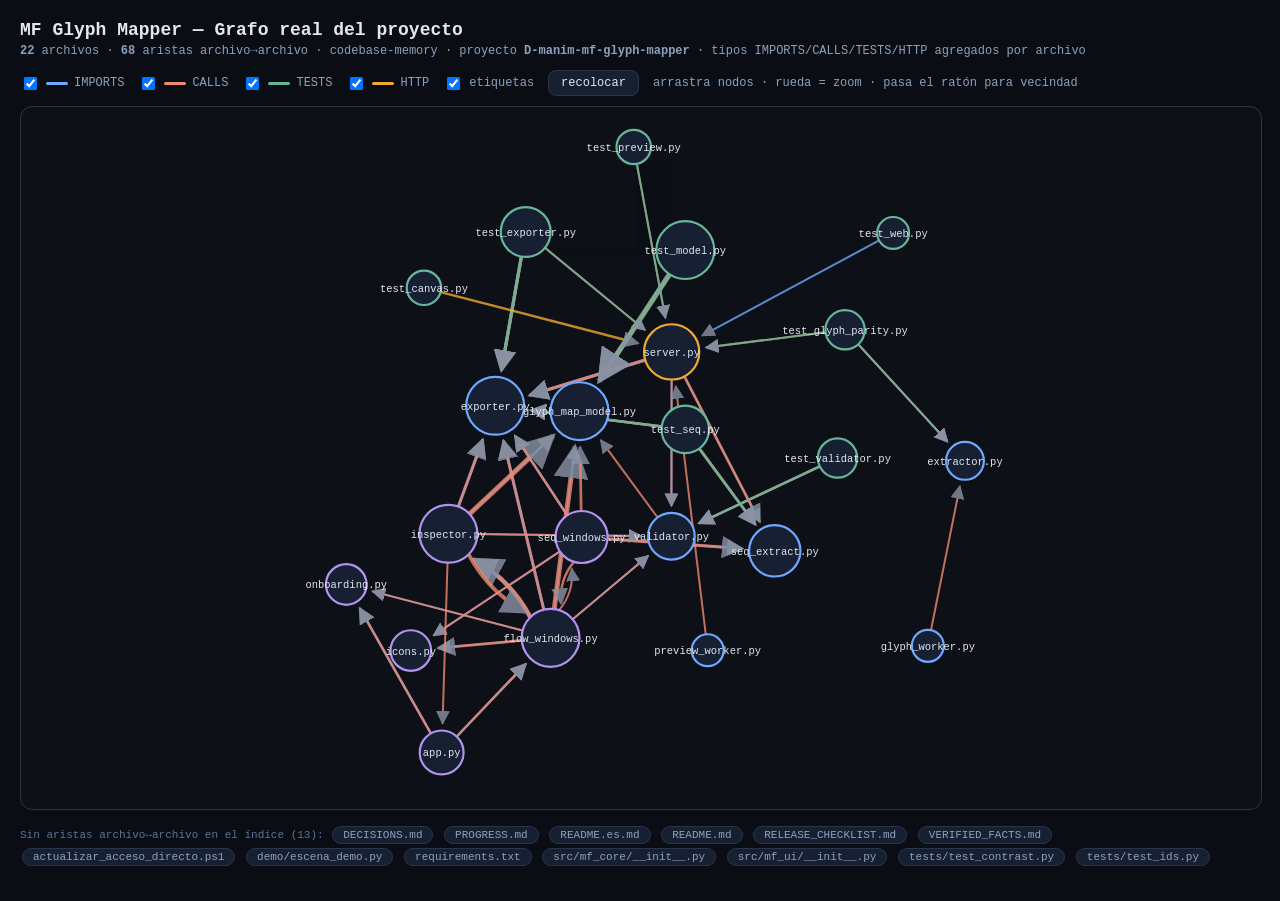
<file: docs/grafo-nodos.html>
<!DOCTYPE html>
<html lang="es">
<head>
<meta charset="utf-8">
<meta name="viewport" content="width=device-width, initial-scale=1">
<title>MF Glyph Mapper — Grafo real del proyecto</title>
<style>
body{margin:0;background:#0a0d13;color:#e2e8f0;font-family:monospace;padding:20px}
h1{font-size:18px;margin:0 0 4px}p.meta{color:#8ca2bd;font-size:12px;margin:0 0 12px}
#bar{display:flex;gap:14px;align-items:center;font-size:12px;color:#8ca2bd;margin:0 0 10px;flex-wrap:wrap}
#bar label{cursor:pointer;display:flex;gap:6px;align-items:center}
.sw{display:inline-block;width:22px;height:3px;border-radius:2px}
button{background:#162032;color:#e2e8f0;border:1px solid #2a3648;border-radius:8px;padding:5px 12px;font-family:monospace;font-size:12px;cursor:pointer}
button:hover{border-color:#6ea8ff}
#stage{width:100%;height:78vh;background:#0d1117;border:1px solid #2a3648;border-radius:12px;touch-action:none;cursor:grab}
#tip{position:fixed;pointer-events:none;background:#162032;border:1px solid #2a3648;border-radius:8px;padding:8px 10px;font-size:11px;display:none;max-width:320px;z-index:10}
.note{color:#5b7496;font-size:11px;margin-top:10px}
.chip{display:inline-block;background:#162032;border:1px solid #2a3648;border-radius:20px;padding:2px 10px;margin:2px;font-size:11px;color:#8ca2bd}
</style>
</head>
<body>
<h1>MF Glyph Mapper — Grafo real del proyecto</h1>
<p class="meta" id="meta"></p>
<div id="bar">
<label><input type="checkbox" id="f-imp" checked><span class="sw" style="background:#6ea8ff"></span>IMPORTS</label>
<label><input type="checkbox" id="f-calls" checked><span class="sw" style="background:#f0886f"></span>CALLS</label>
<label><input type="checkbox" id="f-test" checked><span class="sw" style="background:#68b699"></span>TESTS</label>
<label><input type="checkbox" id="f-http" checked><span class="sw" style="background:#f0a832"></span>HTTP</label>
<label><input type="checkbox" id="f-lab" checked>etiquetas</label>
<button id="reset">recolocar</button>
<span id="hint">arrastra nodos · rueda = zoom · pasa el ratón para vecindad</span>
</div>
<svg id="stage" role="img" aria-label="Grafo de archivos del proyecto"></svg>
<div id="tip"></div>
<p class="note" id="iso"></p>
<script>
const DATA = {"nodes": [{"id": "src/mf_core/exporter.py", "label": "exporter.py", "group": "core"}, {"id": "src/mf_core/extractor.py", "label": "extractor.py", "group": "core"}, {"id": "src/mf_core/glyph_map_model.py", "label": "glyph_map_model.py", "group": "core"}, {"id": "src/mf_core/glyph_worker.py", "label": "glyph_worker.py", "group": "core"}, {"id": "src/mf_core/preview_worker.py", "label": "preview_worker.py", "group": "core"}, {"id": "src/mf_core/seq_extract.py", "label": "seq_extract.py", "group": "core"}, {"id": "src/mf_core/validator.py", "label": "validator.py", "group": "core"}, {"id": "src/mf_ui/app.py", "label": "app.py", "group": "ui"}, {"id": "src/mf_ui/flow_windows.py", "label": "flow_windows.py", "group": "ui"}, {"id": "src/mf_ui/icons.py", "label": "icons.py", "group": "ui"}, {"id": "src/mf_ui/inspector.py", "label": "inspector.py", "group": "ui"}, {"id": "src/mf_ui/onboarding.py", "label": "onboarding.py", "group": "ui"}, {"id": "src/mf_ui/seq_windows.py", "label": "seq_windows.py", "group": "ui"}, {"id": "tests/test_canvas.py", "label": "test_canvas.py", "group": "tests"}, {"id": "tests/test_exporter.py", "label": "test_exporter.py", "group": "tests"}, {"id": "tests/test_glyph_parity.py", "label": "test_glyph_parity.py", "group": "tests"}, {"id": "tests/test_model.py", "label": "test_model.py", "group": "tests"}, {"id": "tests/test_preview.py", "label": "test_preview.py", "group": "tests"}, {"id": "tests/test_seq.py", "label": "test_seq.py", "group": "tests"}, {"id": "tests/test_validator.py", "label": "test_validator.py", "group": "tests"}, {"id": "tests/test_web.py", "label": "test_web.py", "group": "tests"}, {"id": "web/server.py", "label": "server.py", "group": "web"}], "edges": [{"a": "tests/test_exporter.py", "b": "src/mf_core/exporter.py", "kind": "imp", "n": 4}, {"a": "tests/test_glyph_parity.py", "b": "src/mf_core/extractor.py", "kind": "imp", "n": 1}, {"a": "tests/test_model.py", "b": "src/mf_core/glyph_map_model.py", "kind": "imp", "n": 2}, {"a": "tests/test_validator.py", "b": "src/mf_core/validator.py", "kind": "imp", "n": 1}, {"a": "src/mf_ui/app.py", "b": "src/mf_ui/flow_windows.py", "kind": "imp", "n": 2}, {"a": "src/mf_ui/app.py", "b": "src/mf_ui/onboarding.py", "kind": "imp", "n": 2}, {"a": "src/mf_ui/flow_windows.py", "b": "src/mf_core/glyph_map_model.py", "kind": "imp", "n": 1}, {"a": "src/mf_ui/flow_windows.py", "b": "src/mf_core/validator.py", "kind": "imp", "n": 1}, {"a": "src/mf_ui/flow_windows.py", "b": "src/mf_core/exporter.py", "kind": "imp", "n": 4}, {"a": "src/mf_ui/flow_windows.py", "b": "src/mf_ui/inspector.py", "kind": "imp", "n": 7}, {"a": "src/mf_ui/flow_windows.py", "b": "src/mf_ui/icons.py", "kind": "imp", "n": 1}, {"a": "src/mf_ui/flow_windows.py", "b": "src/mf_ui/onboarding.py", "kind": "imp", "n": 1}, {"a": "src/mf_ui/inspector.py", "b": "src/mf_core/glyph_map_model.py", "kind": "imp", "n": 2}, {"a": "src/mf_ui/inspector.py", "b": "src/mf_core/validator.py", "kind": "imp", "n": 1}, {"a": "src/mf_ui/inspector.py", "b": "src/mf_core/exporter.py", "kind": "imp", "n": 4}, {"a": "web/server.py", "b": "src/mf_core/seq_extract.py", "kind": "imp", "n": 1}, {"a": "web/server.py", "b": "src/mf_core/validator.py", "kind": "imp", "n": 1}, {"a": "web/server.py", "b": "src/mf_core/exporter.py", "kind": "imp", "n": 4}, {"a": "tests/test_seq.py", "b": "src/mf_core/seq_extract.py", "kind": "imp", "n": 1}, {"a": "tests/test_seq.py", "b": "src/mf_core/exporter.py", "kind": "imp", "n": 2}, {"a": "tests/test_web.py", "b": "web/server.py", "kind": "imp", "n": 1}, {"a": "src/mf_ui/seq_windows.py", "b": "src/mf_core/seq_extract.py", "kind": "imp", "n": 2}, {"a": "src/mf_ui/seq_windows.py", "b": "src/mf_core/exporter.py", "kind": "imp", "n": 2}, {"a": "src/mf_ui/seq_windows.py", "b": "src/mf_ui/icons.py", "kind": "imp", "n": 1}, {"a": "src/mf_ui/flow_windows.py", "b": "src/mf_core/glyph_map_model.py", "kind": "calls", "n": 19}, {"a": "src/mf_ui/flow_windows.py", "b": "src/mf_ui/inspector.py", "kind": "calls", "n": 13}, {"a": "src/mf_ui/flow_windows.py", "b": "src/mf_ui/icons.py", "kind": "calls", "n": 3}, {"a": "src/mf_ui/flow_windows.py", "b": "src/mf_ui/onboarding.py", "kind": "calls", "n": 1}, {"a": "src/mf_ui/inspector.py", "b": "src/mf_ui/flow_windows.py", "kind": "calls", "n": 8}, {"a": "src/mf_ui/inspector.py", "b": "src/mf_core/glyph_map_model.py", "kind": "calls", "n": 20}, {"a": "src/mf_ui/seq_windows.py", "b": "src/mf_ui/icons.py", "kind": "calls", "n": 1}, {"a": "src/mf_ui/inspector.py", "b": "src/mf_core/exporter.py", "kind": "calls", "n": 3}, {"a": "src/mf_ui/seq_windows.py", "b": "src/mf_core/seq_extract.py", "kind": "calls", "n": 5}, {"a": "src/mf_ui/seq_windows.py", "b": "src/mf_core/exporter.py", "kind": "calls", "n": 2}, {"a": "src/mf_ui/flow_windows.py", "b": "src/mf_core/exporter.py", "kind": "calls", "n": 3}, {"a": "src/mf_ui/flow_windows.py", "b": "src/mf_ui/seq_windows.py", "kind": "calls", "n": 1}, {"a": "src/mf_core/glyph_worker.py", "b": "src/mf_core/extractor.py", "kind": "calls", "n": 1}, {"a": "web/server.py", "b": "src/mf_core/seq_extract.py", "kind": "calls", "n": 3}, {"a": "web/server.py", "b": "src/mf_core/validator.py", "kind": "calls", "n": 1}, {"a": "web/server.py", "b": "src/mf_core/exporter.py", "kind": "calls", "n": 4}, {"a": "src/mf_ui/seq_windows.py", "b": "src/mf_core/glyph_map_model.py", "kind": "calls", "n": 3}, {"a": "src/mf_ui/seq_windows.py", "b": "src/mf_ui/flow_windows.py", "kind": "calls", "n": 2}, {"a": "src/mf_ui/app.py", "b": "src/mf_ui/onboarding.py", "kind": "calls", "n": 2}, {"a": "src/mf_ui/app.py", "b": "src/mf_ui/flow_windows.py", "kind": "calls", "n": 2}, {"a": "src/mf_ui/inspector.py", "b": "src/mf_ui/app.py", "kind": "calls", "n": 1}, {"a": "src/mf_core/preview_worker.py", "b": "web/server.py", "kind": "calls", "n": 1}, {"a": "src/mf_ui/inspector.py", "b": "src/mf_core/validator.py", "kind": "calls", "n": 1}, {"a": "tests/test_model.py", "b": "src/mf_core/glyph_map_model.py", "kind": "calls", "n": 17}, {"a": "tests/test_seq.py", "b": "src/mf_core/exporter.py", "kind": "calls", "n": 2}, {"a": "tests/test_validator.py", "b": "src/mf_core/validator.py", "kind": "calls", "n": 2}, {"a": "tests/test_exporter.py", "b": "src/mf_core/exporter.py", "kind": "calls", "n": 5}, {"a": "tests/test_exporter.py", "b": "web/server.py", "kind": "calls", "n": 1}, {"a": "tests/test_seq.py", "b": "src/mf_core/seq_extract.py", "kind": "calls", "n": 3}, {"a": "tests/test_glyph_parity.py", "b": "src/mf_core/extractor.py", "kind": "calls", "n": 1}, {"a": "tests/test_preview.py", "b": "web/server.py", "kind": "calls", "n": 1}, {"a": "tests/test_glyph_parity.py", "b": "web/server.py", "kind": "calls", "n": 1}, {"a": "src/mf_core/validator.py", "b": "src/mf_core/glyph_map_model.py", "kind": "calls", "n": 1}, {"a": "src/mf_ui/flow_windows.py", "b": "src/mf_core/validator.py", "kind": "calls", "n": 1}, {"a": "tests/test_model.py", "b": "src/mf_core/glyph_map_model.py", "kind": "test", "n": 17}, {"a": "tests/test_seq.py", "b": "src/mf_core/exporter.py", "kind": "test", "n": 2}, {"a": "tests/test_validator.py", "b": "src/mf_core/validator.py", "kind": "test", "n": 2}, {"a": "tests/test_exporter.py", "b": "src/mf_core/exporter.py", "kind": "test", "n": 5}, {"a": "tests/test_exporter.py", "b": "web/server.py", "kind": "test", "n": 1}, {"a": "tests/test_seq.py", "b": "src/mf_core/seq_extract.py", "kind": "test", "n": 3}, {"a": "tests/test_glyph_parity.py", "b": "src/mf_core/extractor.py", "kind": "test", "n": 1}, {"a": "tests/test_preview.py", "b": "web/server.py", "kind": "test", "n": 1}, {"a": "tests/test_glyph_parity.py", "b": "web/server.py", "kind": "test", "n": 1}, {"a": "tests/test_canvas.py", "b": "web/server.py", "kind": "http", "n": 2}], "isolated": ["DECISIONS.md", "PROGRESS.md", "README.es.md", "README.md", "RELEASE_CHECKLIST.md", "VERIFIED_FACTS.md", "actualizar_acceso_directo.ps1", "demo/escena_demo.py", "requirements.txt", "src/mf_core/__init__.py", "src/mf_ui/__init__.py", "tests/test_contrast.py", "tests/test_ids.py"], "meta": {"project": "D-manim-mf-glyph-mapper", "files": 22, "edges": 68}};
const COLORS = {core:"#6ea8ff", ui:"#b392f0", web:"#f0a832", tests:"#68b699", demo:"#70d6ff", other:"#8b93a5"};
const KIND = {imp:"#6ea8ff", calls:"#f0886f", test:"#68b699", http:"#f0a832"};
const svg = document.getElementById('stage'), tip = document.getElementById('tip');
let W = 1200, H = 700;
function size(){ const r = svg.getBoundingClientRect(); W = Math.max(600, r.width); H = Math.max(480, r.height); svg.setAttribute('viewBox', `0 0 ${W} ${H}`); }
size(); addEventListener('resize', size);
document.getElementById('meta').innerHTML =
 `<b>${DATA.nodes.length}</b> archivos · <b>${DATA.edges.length}</b> aristas archivo→archivo · codebase-memory · proyecto <b>${DATA.meta.project}</b> · tipos IMPORTS/CALLS/TESTS/HTTP agregados por archivo`;
document.getElementById('iso').innerHTML =
 `Sin aristas archivo↔archivo en el índice (${DATA.isolated.length}): ` + DATA.isolated.map(f=>`<span class="chip">${f}</span>`).join(' ');
const N = DATA.nodes.map((n,i)=>({...n, x: W/2 + 260*Math.cos(i/DATA.nodes.length*6.283), y: H/2 + 240*Math.sin(i/DATA.nodes.length*6.283), vx:0, vy:0}));
const byId = Object.fromEntries(N.map(n=>[n.id,n]));
const E = DATA.edges.map(e=>({...e}));
function deg(id){ let d=0; for(const e of E){ if(e.a===id||e.b===id) d+=e.n; } return d; }
N.forEach(n=>{ n.r = 13 + Math.min(16, Math.sqrt(deg(n.id))*3); });
// pares bidireccionales -> curva
const rev = new Set(E.map(e=>e.a+'|'+e.b));
E.forEach(e=>{ e.both = rev.has(e.b+'|'+e.a); });
const gE = document.createElementNS('http://www.w3.org/2000/svg','g');
const gN = document.createElementNS('http://www.w3.org/2000/svg','g');
svg.append(gE, gN);
const NS='http://www.w3.org/2000/svg';
function el(t,at,parent){ const e=document.createElementNS(NS,t); for(const k in at) e.setAttribute(k,at[k]); parent.appendChild(e); return e; }
const defs = el('defs',{},svg);
const mk = el('marker',{id:'arw',viewBox:'0 0 10 10',refX:9,refY:5,markerWidth:7,markerHeight:7,orient:'auto-start-reverse'},defs);
el('path',{d:'M0,0 L10,5 L0,10 z',fill:'#8b93a5'},mk);
let edgeEls=[], nodeEls=[];
function build(){
  gE.innerHTML=''; gN.innerHTML=''; edgeEls=[]; nodeEls=[];
  const on = {imp:document.getElementById('f-imp').checked, calls:document.getElementById('f-calls').checked, test:document.getElementById('f-test').checked, http:document.getElementById('f-http').checked};
  const showLab = document.getElementById('f-lab').checked;
  for(const e of E){
    if(!on[e.kind]) continue;
    const A=byId[e.a], B=byId[e.b];
    const w = 1 + Math.min(4, Math.sqrt(e.n));
    const p = el('path',{fill:'none',stroke:KIND[e.kind],'stroke-width':w,opacity:.8,'marker-end':'url(#arw)','data-a':e.a,'data-b':e.b,'data-k':e.kind},gE);
    p.innerHTML = `<title>${e.a} → ${e.b} · ${e.kind} ×${e.n}</title>`;
    edgeEls.push({el:p, e});
  }
  for(const n of N){
    const g = el('g',{cursor:'grab'},gN);
    const c = el('circle',{r:n.r,fill:'#162032',stroke:COLORS[n.group]||'#8b93a5','stroke-width':2.2},g);
    const t = el('text',{'text-anchor':'middle',y:4,'font-size':10.5,'font-family':'monospace',fill:'#e2e8f0',display:showLab?'':'none'},g);
    t.textContent = n.label;
    g.addEventListener('pointerdown', ev=>{ ev.stopPropagation(); drag=n; n.fx=n.x; n.fy=n.y; g.setPointerCapture(ev.pointerId); heat(); kick(); });
    g.addEventListener('pointerup', ()=>{ drag=null; n.fx=null; n.fy=null; });
    g.addEventListener('pointermove', ev=>{
      if(drag===n){ const p=toSvg(ev); n.fx=p.x; n.fy=p.y; }
      const r=n.id, nb=new Set([r]);
      E.forEach(e=>{ if(e.a===r)nb.add(e.b); if(e.b===r)nb.add(e.a); });
      tip.style.display='block'; tip.style.left=(ev.clientX+14)+'px'; tip.style.top=(ev.clientY+14)+'px';
      let ins=0,outs=0; E.forEach(e=>{ if(e.b===r)ins+=e.n; if(e.a===r)outs+=e.n; });
      tip.innerHTML=`<b>${n.id}</b><br>grupo ${n.group} · grado ${deg(r)}<br>in ${ins} · out ${outs}<br><span style="color:#5b7496">vecinos: ${[...nb].filter(x=>x!==r).map(x=>x.split('/').pop()).join(', ')||'—'}</span>`;
      hiLite(r);
    });
    g.addEventListener('pointerleave', ()=>{ tip.style.display='none'; hiLite(null); });
    nodeEls.push({g,c,t:id=>id,n});
    nodeEls[nodeEls.length-1].n=n;
  }
}
function hiLite(id){
  const nb = id?new Set([id]):null;
  if(id) E.forEach(e=>{ if(e.a===id)nb.add(e.b); if(e.b===id)nb.add(e.a); });
  for(const {el:o,e} of edgeEls){ o.setAttribute('opacity', !id||e.a===id||e.b===id? .9 : .06); }
  for(const {g,n} of nodeEls){ g.setAttribute('opacity', !id||nb.has(n.id)? 1 : .25); }
}
// zoom + pan
let scale=1, ox=0, oy=0;
const zoom = el('g',{},svg); zoom.append(gE, gN);
function applyT(){ zoom.setAttribute('transform',`translate(${ox},${oy}) scale(${scale})`); }
svg.addEventListener('wheel', ev=>{ ev.preventDefault(); const k = ev.deltaY<0?1.12:1/1.12; scale=Math.min(4,Math.max(.4,scale*k)); applyT(); },{passive:false});
let pan=null;
svg.addEventListener('pointerdown', ev=>{ pan={x:ev.clientX-ox,y:ev.clientY-oy}; svg.style.cursor='grabbing'; });
addEventListener('pointerup', ()=>{ pan=null; svg.style.cursor='grab'; });
svg.addEventListener('pointermove', ev=>{ if(pan){ ox=ev.clientX-pan.x; oy=ev.clientY-pan.y; applyT(); } });
function toSvg(ev){ const r=svg.getBoundingClientRect(); const k=W/r.width;
  return {x:((ev.clientX-r.left)*k-ox)/scale, y:((ev.clientY-r.top)*(H/r.height)-oy)/scale}; }
// física
let drag=null, alpha=1, tick=0, live=false;
function heat(){ alpha=Math.max(alpha,.6); }
function kick(){ if(!live){ live=true; requestAnimationFrame(step); } }
function step(){
  const cx=W/2, cy=H/2;
  for(let i=0;i<N.length;i++) for(let j=i+1;j<N.length;j++){
    const a=N[i],b=N[j]; let dx=a.x-b.x, dy=a.y-b.y, d2=dx*dx+dy*dy||1, d=Math.sqrt(d2);
    const f=Math.min(9000/d2, 6)*alpha;
    dx/=d; dy/=d; a.vx+=dx*f; a.vy+=dy*f; b.vx-=dx*f; b.vy-=dy*f;
  }
  const vis=E.filter(e=>document.getElementById('f-'+e.kind).checked);
  for(const e of vis){
    const a=byId[e.a], b=byId[e.b];
    let dx=b.x-a.x, dy=b.y-a.y, d=Math.hypot(dx,dy)||1;
    const L=170, f=(d-L)*0.012*alpha;
    dx/=d; dy/=d; a.vx+=dx*f; a.vy+=dy*f; b.vx-=dx*f; b.vy-=dy*f;
  }
  for(const n of N){
    n.vx+=(cx-n.x)*0.004*alpha; n.vy+=(cy-n.y)*0.004*alpha;
    n.vx*=0.86; n.vy*=0.86;
    if(drag===n && n.fx!=null){ n.x=n.fx; n.y=n.fy; n.vx=n.vy=0; }
    else { n.x+=n.vx; n.y+=n.vy; }
  }
  alpha*=0.985; tick++;
  draw();
  if(alpha>0.004 && tick<3000) requestAnimationFrame(step); else live=false;
}
function draw(){
  for(const {el:o,e} of edgeEls){
    const A=byId[e.a], B=byId[e.b];
    let x1=A.x,y1=A.y,x2=B.x,y2=B.y;
    // acortar hasta el borde del círculo
    const dx=x2-x1, dy=y2-y1, d=Math.hypot(dx,dy)||1;
    x1+=dx/d*A.r; y1+=dy/d*A.r; x2-=dx/d*(B.r+7); y2-=dy/d*(B.r+7);
    if(e.both){ const mx=(x1+x2)/2, my=(y1+y2)/2, nx=-(y2-y1)/d*22, ny=(x2-x1)/d*22;
      o.setAttribute('d',`M${x1},${y1} Q${mx+nx},${my+ny} ${x2},${y2}`); }
    else o.setAttribute('d',`M${x1},${y1} L${x2},${y2}`);
  }
  for(const {g,n} of nodeEls){ g.setAttribute('transform',`translate(${n.x},${n.y})`); }
}
for(const id of ['f-imp','f-calls','f-test','f-http','f-lab']) document.getElementById(id).onchange=()=>{ build(); heat(); tick=0; kick(); };
document.getElementById('reset').onclick=()=>{ N.forEach((n,i)=>{ n.x=W/2+260*Math.cos(i/N.length*6.283); n.y=H/2+240*Math.sin(i/N.length*6.283); n.vx=n.vy=0; }); alpha=1; tick=0; kick(); };
build(); kick();
</script>
</body></html>
</file>
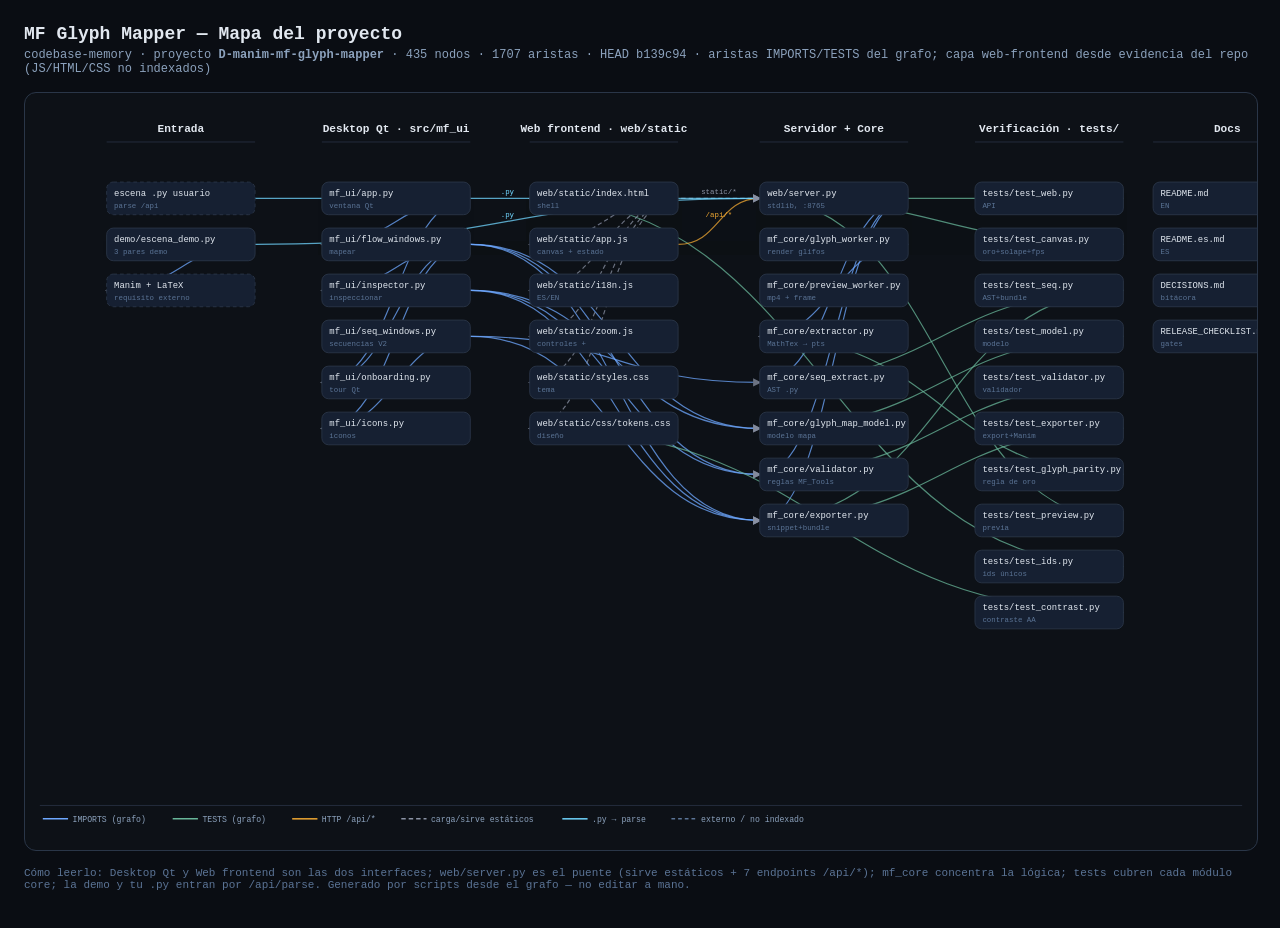
<file: docs/grafo.html>
<!DOCTYPE html>
<html lang="es">
<head>
<meta charset="utf-8">
<meta name="viewport" content="width=device-width, initial-scale=1">
<title>MF Glyph Mapper — Mapa del proyecto</title>
<style>
body{margin:0;background:#0a0d13;color:#e2e8f0;font-family:monospace;padding:24px}
h1{font-size:18px;margin:0 0 4px}p.meta{color:#8ca2bd;font-size:12px;margin:0 0 16px}
.wrap{max-width:1660px;margin:0 auto}svg{width:100%;height:auto;background:#0d1117;border:1px solid #2a3648;border-radius:12px}
.note{color:#5b7496;font-size:11px;margin-top:12px}
</style>
</head>
<body><div class="wrap">
<h1>MF Glyph Mapper — Mapa del proyecto</h1>
<p class="meta">codebase-memory · proyecto <b>D-manim-mf-glyph-mapper</b> · 435 nodos · 1707 aristas · HEAD b139c94 · aristas IMPORTS/TESTS del grafo; capa web-frontend desde evidencia del repo (JS/HTML/CSS no indexados)</p>
<svg viewBox="0 0 1660 1020" xmlns="http://www.w3.org/2000/svg" role="img" aria-label="Mapa del proyecto MF Glyph Mapper"><defs><marker id='arw' viewBox='0 0 10 10' refX='8' refY='5' markerWidth='7' markerHeight='7' orient='auto-start-reverse'><path d='M0,0 L10,5 L0,10 z' fill='#8b93a5'/></marker></defs><text x='210.0' y='52' text-anchor='middle' font-family='monospace' font-size='15' font-weight='bold' fill='#e2e8f0'>Entrada</text><line x1='110' y1='66' x2='310' y2='66' stroke='#2a3648' stroke-width='1'/><text x='500.0' y='52' text-anchor='middle' font-family='monospace' font-size='15' font-weight='bold' fill='#e2e8f0'>Desktop Qt · src/mf_ui</text><line x1='400' y1='66' x2='600' y2='66' stroke='#2a3648' stroke-width='1'/><text x='780.0' y='52' text-anchor='middle' font-family='monospace' font-size='15' font-weight='bold' fill='#e2e8f0'>Web frontend · web/static</text><line x1='680' y1='66' x2='880' y2='66' stroke='#2a3648' stroke-width='1'/><text x='1090.0' y='52' text-anchor='middle' font-family='monospace' font-size='15' font-weight='bold' fill='#e2e8f0'>Servidor + Core</text><line x1='990' y1='66' x2='1190' y2='66' stroke='#2a3648' stroke-width='1'/><text x='1380.0' y='52' text-anchor='middle' font-family='monospace' font-size='15' font-weight='bold' fill='#e2e8f0'>Verificación · tests/</text><line x1='1280' y1='66' x2='1480' y2='66' stroke='#2a3648' stroke-width='1'/><text x='1620.0' y='52' text-anchor='middle' font-family='monospace' font-size='15' font-weight='bold' fill='#e2e8f0'>Docs</text><line x1='1520' y1='66' x2='1720' y2='66' stroke='#2a3648' stroke-width='1'/><path d='M600,142 C500.0,142 500.0,204 400,204' fill='none' stroke='#6ea8ff' stroke-width='1.6' opacity='.75' marker-end='url(#arw)'/><path d='M600,142 C500.0,142 500.0,390 400,390' fill='none' stroke='#6ea8ff' stroke-width='1.6' opacity='.75' marker-end='url(#arw)'/><path d='M600,204 C795.0,204 795.0,452 990,452' fill='none' stroke='#6ea8ff' stroke-width='1.6' opacity='.75' marker-end='url(#arw)'/><path d='M600,204 C795.0,204 795.0,514 990,514' fill='none' stroke='#6ea8ff' stroke-width='1.6' opacity='.75' marker-end='url(#arw)'/><path d='M600,204 C795.0,204 795.0,576 990,576' fill='none' stroke='#6ea8ff' stroke-width='1.6' opacity='.75' marker-end='url(#arw)'/><path d='M600,204 C500.0,204 500.0,266 400,266' fill='none' stroke='#6ea8ff' stroke-width='1.6' opacity='.75' marker-end='url(#arw)'/><path d='M600,204 C500.0,204 500.0,452 400,452' fill='none' stroke='#6ea8ff' stroke-width='1.6' opacity='.75' marker-end='url(#arw)'/><path d='M600,204 C500.0,204 500.0,390 400,390' fill='none' stroke='#6ea8ff' stroke-width='1.6' opacity='.75' marker-end='url(#arw)'/><path d='M600,266 C795.0,266 795.0,452 990,452' fill='none' stroke='#6ea8ff' stroke-width='1.6' opacity='.75' marker-end='url(#arw)'/><path d='M600,266 C795.0,266 795.0,514 990,514' fill='none' stroke='#6ea8ff' stroke-width='1.6' opacity='.75' marker-end='url(#arw)'/><path d='M600,266 C795.0,266 795.0,576 990,576' fill='none' stroke='#6ea8ff' stroke-width='1.6' opacity='.75' marker-end='url(#arw)'/><path d='M600,328 C795.0,328 795.0,390 990,390' fill='none' stroke='#6ea8ff' stroke-width='1.6' opacity='.75' marker-end='url(#arw)'/><path d='M600,328 C795.0,328 795.0,576 990,576' fill='none' stroke='#6ea8ff' stroke-width='1.6' opacity='.75' marker-end='url(#arw)'/><path d='M600,328 C500.0,328 500.0,452 400,452' fill='none' stroke='#6ea8ff' stroke-width='1.6' opacity='.75' marker-end='url(#arw)'/><path d='M1190,142 C1090.0,142 1090.0,390 990,390' fill='none' stroke='#6ea8ff' stroke-width='1.6' opacity='.75' marker-end='url(#arw)'/><path d='M1190,142 C1090.0,142 1090.0,514 990,514' fill='none' stroke='#6ea8ff' stroke-width='1.6' opacity='.75' marker-end='url(#arw)'/><path d='M1190,142 C1090.0,142 1090.0,576 990,576' fill='none' stroke='#6ea8ff' stroke-width='1.6' opacity='.75' marker-end='url(#arw)'/><path d='M1190,204 C1090.0,204 1090.0,328 990,328' fill='none' stroke='#6ea8ff' stroke-width='1.6' opacity='.75' marker-end='url(#arw)'/><path d='M1480,328 C1235.0,328 1235.0,452 990,452' fill='none' stroke='#68b699' stroke-width='1.6' opacity='.75' marker-end='url(#arw)'/><path d='M1480,390 C1235.0,390 1235.0,514 990,514' fill='none' stroke='#68b699' stroke-width='1.6' opacity='.75' marker-end='url(#arw)'/><path d='M1480,266 C1235.0,266 1235.0,390 990,390' fill='none' stroke='#68b699' stroke-width='1.6' opacity='.75' marker-end='url(#arw)'/><path d='M1480,266 C1235.0,266 1235.0,576 990,576' fill='none' stroke='#68b699' stroke-width='1.6' opacity='.75' marker-end='url(#arw)'/><path d='M1480,452 C1235.0,452 1235.0,576 990,576' fill='none' stroke='#68b699' stroke-width='1.6' opacity='.75' marker-end='url(#arw)'/><path d='M1480,514 C1235.0,514 1235.0,328 990,328' fill='none' stroke='#68b699' stroke-width='1.6' opacity='.75' marker-end='url(#arw)'/><path d='M1480,142 C1235.0,142 1235.0,142 990,142' fill='none' stroke='#68b699' stroke-width='1.6' opacity='.75' marker-end='url(#arw)'/><path d='M1480,576 C1235.0,576 1235.0,142 990,142' fill='none' stroke='#68b699' stroke-width='1.6' opacity='.75' marker-end='url(#arw)'/><path d='M1480,204 C1235.0,204 1235.0,142 990,142' fill='none' stroke='#68b699' stroke-width='1.6' opacity='.75' marker-end='url(#arw)'/><path d='M1480,638 C1080.0,638 1080.0,142 680,142' fill='none' stroke='#68b699' stroke-width='1.6' opacity='.75' marker-end='url(#arw)'/><path d='M1480,700 C1080.0,700 1080.0,452 680,452' fill='none' stroke='#68b699' stroke-width='1.6' opacity='.75' marker-end='url(#arw)'/><path d='M880,142 C780.0,142 780.0,204 680,204' fill='none' stroke='#8b93a5' stroke-width='1.6' opacity='.75' marker-end='url(#arw)' stroke-dasharray='6 4'/><path d='M880,142 C780.0,142 780.0,266 680,266' fill='none' stroke='#8b93a5' stroke-width='1.6' opacity='.75' marker-end='url(#arw)' stroke-dasharray='6 4'/><path d='M880,142 C780.0,142 780.0,328 680,328' fill='none' stroke='#8b93a5' stroke-width='1.6' opacity='.75' marker-end='url(#arw)' stroke-dasharray='6 4'/><path d='M880,142 C780.0,142 780.0,452 680,452' fill='none' stroke='#8b93a5' stroke-width='1.6' opacity='.75' marker-end='url(#arw)' stroke-dasharray='6 4'/><path d='M880,142 C780.0,142 780.0,390 680,390' fill='none' stroke='#8b93a5' stroke-width='1.6' opacity='.75' marker-end='url(#arw)' stroke-dasharray='6 4'/><path d='M1190,142 C935.0,142 935.0,142 680,142' fill='none' stroke='#8b93a5' stroke-width='1.6' opacity='.75' marker-end='url(#arw)' stroke-dasharray='6 4'/><text x='935.0' y='136.0' text-anchor='middle' font-family='monospace' font-size='10' fill='#8b93a5'>static/*</text><path d='M880,204 C935.0,204 935.0,142 990,142' fill='none' stroke='#f0a832' stroke-width='1.6' opacity='.75' marker-end='url(#arw)'/><text x='935.0' y='167.0' text-anchor='middle' font-family='monospace' font-size='10' fill='#f0a832'>/api/*</text><path d='M310,142 C650.0,142 650.0,142 990,142' fill='none' stroke='#70d6ff' stroke-width='1.6' opacity='.75' marker-end='url(#arw)'/><text x='650.0' y='136.0' text-anchor='middle' font-family='monospace' font-size='10' fill='#70d6ff'>.py</text><path d='M310,204 C650.0,204 650.0,142 990,142' fill='none' stroke='#70d6ff' stroke-width='1.6' opacity='.75' marker-end='url(#arw)'/><text x='650.0' y='167.0' text-anchor='middle' font-family='monospace' font-size='10' fill='#70d6ff'>.py</text><path d='M310,204 C210.0,204 210.0,266 110,266' fill='none' stroke='#6ea8ff' stroke-width='1.6' opacity='.75' marker-end='url(#arw)'/><rect x='110' y='120' width='200' height='44' rx='9' fill='#162032' stroke='#2a3648' stroke-width='1.2' stroke-dasharray='5 4'/><text x='120' y='139' font-family='monospace' font-size='12' fill='#e2e8f0'>escena .py usuario</text><text x='120' y='155' font-family='monospace' font-size='10' fill='#5b7496'>parse /api</text><rect x='110' y='182' width='200' height='44' rx='9' fill='#162032' stroke='#2a3648' stroke-width='1.2'/><text x='120' y='201' font-family='monospace' font-size='12' fill='#e2e8f0'>demo/escena_demo.py</text><text x='120' y='217' font-family='monospace' font-size='10' fill='#5b7496'>3 pares demo</text><rect x='110' y='244' width='200' height='44' rx='9' fill='#162032' stroke='#2a3648' stroke-width='1.2' stroke-dasharray='5 4'/><text x='120' y='263' font-family='monospace' font-size='12' fill='#e2e8f0'>Manim + LaTeX</text><text x='120' y='279' font-family='monospace' font-size='10' fill='#5b7496'>requisito externo</text><rect x='400' y='120' width='200' height='44' rx='9' fill='#162032' stroke='#2a3648' stroke-width='1.2'/><text x='410' y='139' font-family='monospace' font-size='12' fill='#e2e8f0'>mf_ui/app.py</text><text x='410' y='155' font-family='monospace' font-size='10' fill='#5b7496'>ventana Qt</text><rect x='400' y='182' width='200' height='44' rx='9' fill='#162032' stroke='#2a3648' stroke-width='1.2'/><text x='410' y='201' font-family='monospace' font-size='12' fill='#e2e8f0'>mf_ui/flow_windows.py</text><text x='410' y='217' font-family='monospace' font-size='10' fill='#5b7496'>mapear</text><rect x='400' y='244' width='200' height='44' rx='9' fill='#162032' stroke='#2a3648' stroke-width='1.2'/><text x='410' y='263' font-family='monospace' font-size='12' fill='#e2e8f0'>mf_ui/inspector.py</text><text x='410' y='279' font-family='monospace' font-size='10' fill='#5b7496'>inspeccionar</text><rect x='400' y='306' width='200' height='44' rx='9' fill='#162032' stroke='#2a3648' stroke-width='1.2'/><text x='410' y='325' font-family='monospace' font-size='12' fill='#e2e8f0'>mf_ui/seq_windows.py</text><text x='410' y='341' font-family='monospace' font-size='10' fill='#5b7496'>secuencias V2</text><rect x='400' y='368' width='200' height='44' rx='9' fill='#162032' stroke='#2a3648' stroke-width='1.2'/><text x='410' y='387' font-family='monospace' font-size='12' fill='#e2e8f0'>mf_ui/onboarding.py</text><text x='410' y='403' font-family='monospace' font-size='10' fill='#5b7496'>tour Qt</text><rect x='400' y='430' width='200' height='44' rx='9' fill='#162032' stroke='#2a3648' stroke-width='1.2'/><text x='410' y='449' font-family='monospace' font-size='12' fill='#e2e8f0'>mf_ui/icons.py</text><text x='410' y='465' font-family='monospace' font-size='10' fill='#5b7496'>iconos</text><rect x='680' y='120' width='200' height='44' rx='9' fill='#162032' stroke='#2a3648' stroke-width='1.2'/><text x='690' y='139' font-family='monospace' font-size='12' fill='#e2e8f0'>web/static/index.html</text><text x='690' y='155' font-family='monospace' font-size='10' fill='#5b7496'>shell</text><rect x='680' y='182' width='200' height='44' rx='9' fill='#162032' stroke='#2a3648' stroke-width='1.2'/><text x='690' y='201' font-family='monospace' font-size='12' fill='#e2e8f0'>web/static/app.js</text><text x='690' y='217' font-family='monospace' font-size='10' fill='#5b7496'>canvas + estado</text><rect x='680' y='244' width='200' height='44' rx='9' fill='#162032' stroke='#2a3648' stroke-width='1.2'/><text x='690' y='263' font-family='monospace' font-size='12' fill='#e2e8f0'>web/static/i18n.js</text><text x='690' y='279' font-family='monospace' font-size='10' fill='#5b7496'>ES/EN</text><rect x='680' y='306' width='200' height='44' rx='9' fill='#162032' stroke='#2a3648' stroke-width='1.2'/><text x='690' y='325' font-family='monospace' font-size='12' fill='#e2e8f0'>web/static/zoom.js</text><text x='690' y='341' font-family='monospace' font-size='10' fill='#5b7496'>controles +</text><rect x='680' y='368' width='200' height='44' rx='9' fill='#162032' stroke='#2a3648' stroke-width='1.2'/><text x='690' y='387' font-family='monospace' font-size='12' fill='#e2e8f0'>web/static/styles.css</text><text x='690' y='403' font-family='monospace' font-size='10' fill='#5b7496'>tema</text><rect x='680' y='430' width='200' height='44' rx='9' fill='#162032' stroke='#2a3648' stroke-width='1.2'/><text x='690' y='449' font-family='monospace' font-size='12' fill='#e2e8f0'>web/static/css/tokens.css</text><text x='690' y='465' font-family='monospace' font-size='10' fill='#5b7496'>diseño</text><rect x='990' y='120' width='200' height='44' rx='9' fill='#162032' stroke='#2a3648' stroke-width='1.2'/><text x='1000' y='139' font-family='monospace' font-size='12' fill='#e2e8f0'>web/server.py</text><text x='1000' y='155' font-family='monospace' font-size='10' fill='#5b7496'>stdlib, :8765</text><rect x='990' y='182' width='200' height='44' rx='9' fill='#162032' stroke='#2a3648' stroke-width='1.2'/><text x='1000' y='201' font-family='monospace' font-size='12' fill='#e2e8f0'>mf_core/glyph_worker.py</text><text x='1000' y='217' font-family='monospace' font-size='10' fill='#5b7496'>render glifos</text><rect x='990' y='244' width='200' height='44' rx='9' fill='#162032' stroke='#2a3648' stroke-width='1.2'/><text x='1000' y='263' font-family='monospace' font-size='12' fill='#e2e8f0'>mf_core/preview_worker.py</text><text x='1000' y='279' font-family='monospace' font-size='10' fill='#5b7496'>mp4 + frame</text><rect x='990' y='306' width='200' height='44' rx='9' fill='#162032' stroke='#2a3648' stroke-width='1.2'/><text x='1000' y='325' font-family='monospace' font-size='12' fill='#e2e8f0'>mf_core/extractor.py</text><text x='1000' y='341' font-family='monospace' font-size='10' fill='#5b7496'>MathTex → pts</text><rect x='990' y='368' width='200' height='44' rx='9' fill='#162032' stroke='#2a3648' stroke-width='1.2'/><text x='1000' y='387' font-family='monospace' font-size='12' fill='#e2e8f0'>mf_core/seq_extract.py</text><text x='1000' y='403' font-family='monospace' font-size='10' fill='#5b7496'>AST .py</text><rect x='990' y='430' width='200' height='44' rx='9' fill='#162032' stroke='#2a3648' stroke-width='1.2'/><text x='1000' y='449' font-family='monospace' font-size='12' fill='#e2e8f0'>mf_core/glyph_map_model.py</text><text x='1000' y='465' font-family='monospace' font-size='10' fill='#5b7496'>modelo mapa</text><rect x='990' y='492' width='200' height='44' rx='9' fill='#162032' stroke='#2a3648' stroke-width='1.2'/><text x='1000' y='511' font-family='monospace' font-size='12' fill='#e2e8f0'>mf_core/validator.py</text><text x='1000' y='527' font-family='monospace' font-size='10' fill='#5b7496'>reglas MF_Tools</text><rect x='990' y='554' width='200' height='44' rx='9' fill='#162032' stroke='#2a3648' stroke-width='1.2'/><text x='1000' y='573' font-family='monospace' font-size='12' fill='#e2e8f0'>mf_core/exporter.py</text><text x='1000' y='589' font-family='monospace' font-size='10' fill='#5b7496'>snippet+bundle</text><rect x='1280' y='120' width='200' height='44' rx='9' fill='#162032' stroke='#2a3648' stroke-width='1.2'/><text x='1290' y='139' font-family='monospace' font-size='12' fill='#e2e8f0'>tests/test_web.py</text><text x='1290' y='155' font-family='monospace' font-size='10' fill='#5b7496'>API</text><rect x='1280' y='182' width='200' height='44' rx='9' fill='#162032' stroke='#2a3648' stroke-width='1.2'/><text x='1290' y='201' font-family='monospace' font-size='12' fill='#e2e8f0'>tests/test_canvas.py</text><text x='1290' y='217' font-family='monospace' font-size='10' fill='#5b7496'>oro+solape+fps</text><rect x='1280' y='244' width='200' height='44' rx='9' fill='#162032' stroke='#2a3648' stroke-width='1.2'/><text x='1290' y='263' font-family='monospace' font-size='12' fill='#e2e8f0'>tests/test_seq.py</text><text x='1290' y='279' font-family='monospace' font-size='10' fill='#5b7496'>AST+bundle</text><rect x='1280' y='306' width='200' height='44' rx='9' fill='#162032' stroke='#2a3648' stroke-width='1.2'/><text x='1290' y='325' font-family='monospace' font-size='12' fill='#e2e8f0'>tests/test_model.py</text><text x='1290' y='341' font-family='monospace' font-size='10' fill='#5b7496'>modelo</text><rect x='1280' y='368' width='200' height='44' rx='9' fill='#162032' stroke='#2a3648' stroke-width='1.2'/><text x='1290' y='387' font-family='monospace' font-size='12' fill='#e2e8f0'>tests/test_validator.py</text><text x='1290' y='403' font-family='monospace' font-size='10' fill='#5b7496'>validador</text><rect x='1280' y='430' width='200' height='44' rx='9' fill='#162032' stroke='#2a3648' stroke-width='1.2'/><text x='1290' y='449' font-family='monospace' font-size='12' fill='#e2e8f0'>tests/test_exporter.py</text><text x='1290' y='465' font-family='monospace' font-size='10' fill='#5b7496'>export+Manim</text><rect x='1280' y='492' width='200' height='44' rx='9' fill='#162032' stroke='#2a3648' stroke-width='1.2'/><text x='1290' y='511' font-family='monospace' font-size='12' fill='#e2e8f0'>tests/test_glyph_parity.py</text><text x='1290' y='527' font-family='monospace' font-size='10' fill='#5b7496'>regla de oro</text><rect x='1280' y='554' width='200' height='44' rx='9' fill='#162032' stroke='#2a3648' stroke-width='1.2'/><text x='1290' y='573' font-family='monospace' font-size='12' fill='#e2e8f0'>tests/test_preview.py</text><text x='1290' y='589' font-family='monospace' font-size='10' fill='#5b7496'>previa</text><rect x='1280' y='616' width='200' height='44' rx='9' fill='#162032' stroke='#2a3648' stroke-width='1.2'/><text x='1290' y='635' font-family='monospace' font-size='12' fill='#e2e8f0'>tests/test_ids.py</text><text x='1290' y='651' font-family='monospace' font-size='10' fill='#5b7496'>ids únicos</text><rect x='1280' y='678' width='200' height='44' rx='9' fill='#162032' stroke='#2a3648' stroke-width='1.2'/><text x='1290' y='697' font-family='monospace' font-size='12' fill='#e2e8f0'>tests/test_contrast.py</text><text x='1290' y='713' font-family='monospace' font-size='10' fill='#5b7496'>contraste AA</text><rect x='1520' y='120' width='200' height='44' rx='9' fill='#162032' stroke='#2a3648' stroke-width='1.2'/><text x='1530' y='139' font-family='monospace' font-size='12' fill='#e2e8f0'>README.md</text><text x='1530' y='155' font-family='monospace' font-size='10' fill='#5b7496'>EN</text><rect x='1520' y='182' width='200' height='44' rx='9' fill='#162032' stroke='#2a3648' stroke-width='1.2'/><text x='1530' y='201' font-family='monospace' font-size='12' fill='#e2e8f0'>README.es.md</text><text x='1530' y='217' font-family='monospace' font-size='10' fill='#5b7496'>ES</text><rect x='1520' y='244' width='200' height='44' rx='9' fill='#162032' stroke='#2a3648' stroke-width='1.2'/><text x='1530' y='263' font-family='monospace' font-size='12' fill='#e2e8f0'>DECISIONS.md</text><text x='1530' y='279' font-family='monospace' font-size='10' fill='#5b7496'>bitácora</text><rect x='1520' y='306' width='200' height='44' rx='9' fill='#162032' stroke='#2a3648' stroke-width='1.2'/><text x='1530' y='325' font-family='monospace' font-size='12' fill='#e2e8f0'>RELEASE_CHECKLIST.md</text><text x='1530' y='341' font-family='monospace' font-size='10' fill='#5b7496'>gates</text><line x1='20' y1='960' x2='1640' y2='960' stroke='#2a3648'/><line x1='24' y1='978' x2='58' y2='978' stroke='#6ea8ff' stroke-width='2'/><text x='64' y='982' font-family='monospace' font-size='11' fill='#8ca2bd'>IMPORTS (grafo)</text><line x1='199' y1='978' x2='233' y2='978' stroke='#68b699' stroke-width='2'/><text x='239' y='982' font-family='monospace' font-size='11' fill='#8ca2bd'>TESTS (grafo)</text><line x1='360' y1='978' x2='394' y2='978' stroke='#f0a832' stroke-width='2'/><text x='400' y='982' font-family='monospace' font-size='11' fill='#8ca2bd'>HTTP /api/*</text><line x1='507' y1='978' x2='541' y2='978' stroke='#8b93a5' stroke-width='2' stroke-dasharray='6 4'/><text x='547' y='982' font-family='monospace' font-size='11' fill='#8ca2bd'>carga/sirve estáticos</text><line x1='724' y1='978' x2='758' y2='978' stroke='#70d6ff' stroke-width='2'/><text x='764' y='982' font-family='monospace' font-size='11' fill='#8ca2bd'>.py → parse</text><line x1='871' y1='978' x2='905' y2='978' stroke='#5b7496' stroke-width='2' stroke-dasharray='5 4'/><text x='911' y='982' font-family='monospace' font-size='11' fill='#8ca2bd'>externo / no indexado</text></svg>
<p class="note">Cómo leerlo: Desktop Qt y Web frontend son las dos interfaces; web/server.py es el puente (sirve estáticos + 7 endpoints /api/*); mf_core concentra la lógica; tests cubren cada módulo core; la demo y tu .py entran por /api/parse. Generado por scripts desde el grafo — no editar a mano.</p>
</div></body></html>
</file>
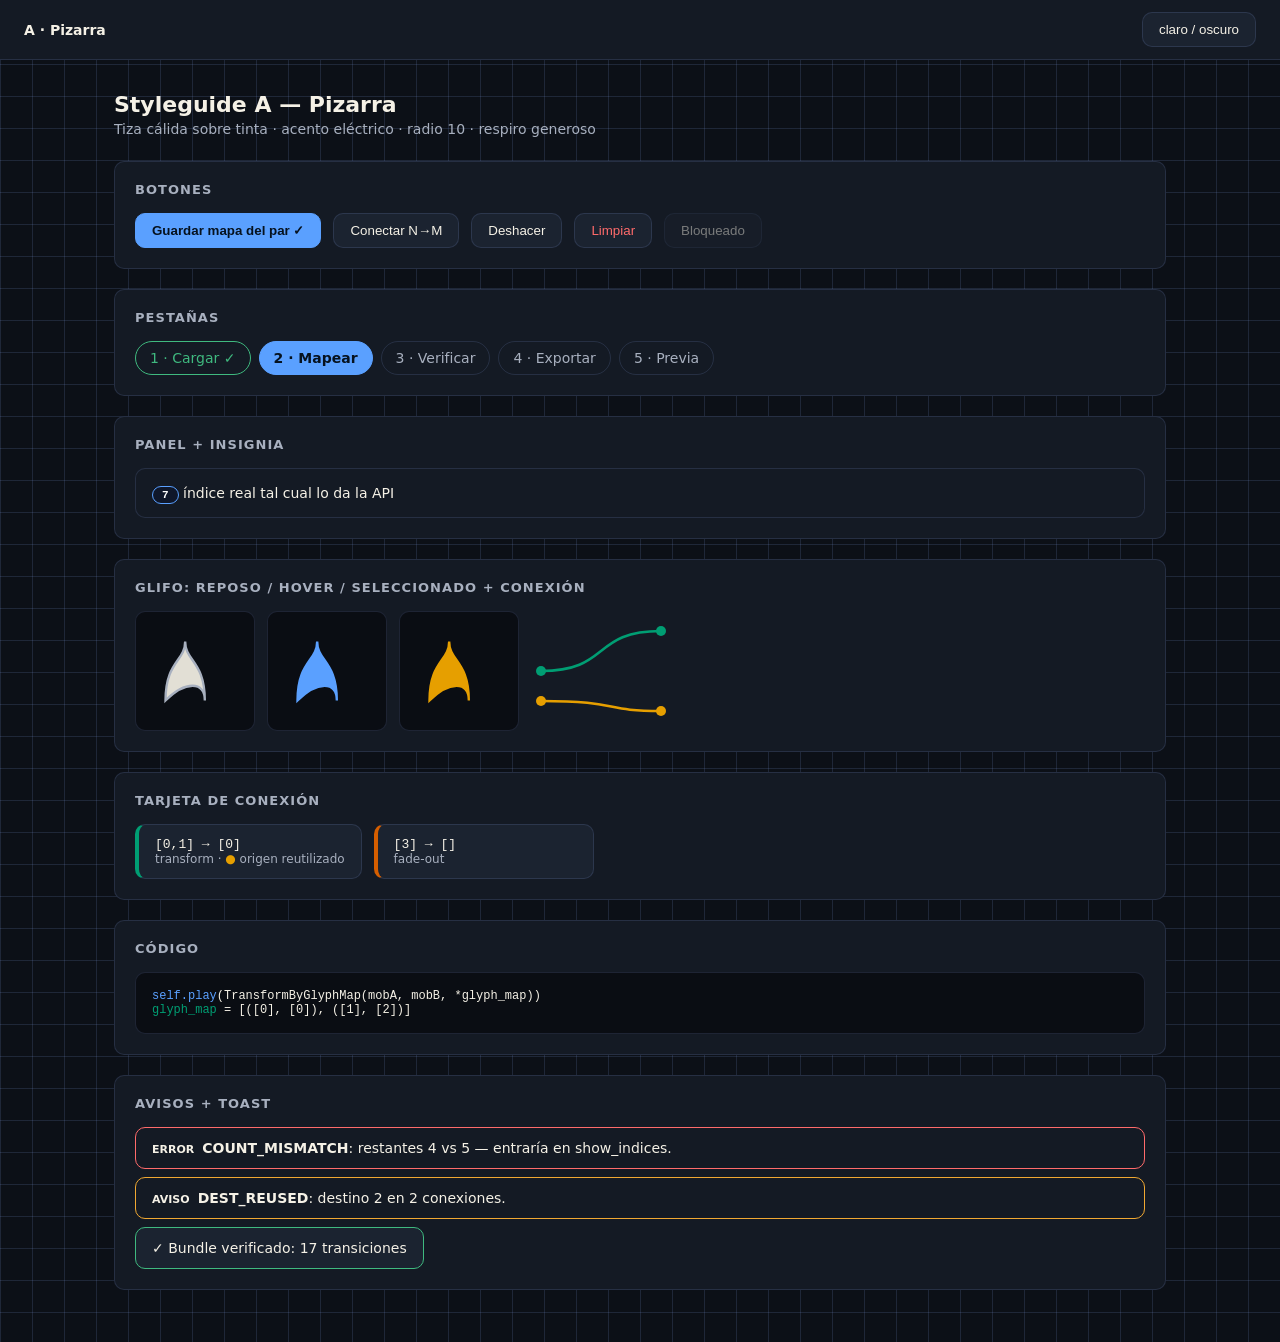
<file: web/static/styleguide-a.html>
<!DOCTYPE html>
<html lang="es" data-variant="a">
<head><meta charset="utf-8"><meta name="viewport" content="width=device-width,initial-scale=1">
<title>Styleguide A · Pizarra</title>
<style>
:root{--s1:4px;--s2:8px;--s3:12px;--s4:16px;--s5:20px;--s6:24px;--s8:32px;--r-sm:6px;--r-md:10px;--r-lg:14px;--r-pill:999px;
--font-ui:"Inter","Segoe UI",system-ui,sans-serif;--font-mono:"Cascadia Mono",Consolas,monospace;
--dur-1:120ms;--dur-2:200ms;--ease:cubic-bezier(.2,0,0,1);
--bg0:#0c1017;--bg1:#141a24;--bg2:#1b2330;--line:rgba(148,178,255,.14);--ink:#f5f1e6;--ink-dim:#a8b0bf;
--accent:#5aa0ff;--accent-ink:#06121f;--glyph-fill:rgba(245,241,230,.92);
--c0:#e69f00;--c1:#56b4e9;--c2:#009e73;--c3:#f0e442;--c4:#0072b2;--c5:#d55e00;--c6:#cc79a7;--c7:#999999;--c8:#117733;--c9:#88ccee;
--err:#ff6b6b;--warn:#f0a832;--ok:#3fb97f}
html[data-theme=light]{--bg0:#f4f5f7;--bg1:#fff;--bg2:#eceff3;--line:rgba(20,30,50,.14);--ink:#17202e;--ink-dim:#5b6a7f;--accent:#1f6feb;--accent-ink:#fff;--glyph-fill:rgba(23,32,46,.92)}
*{box-sizing:border-box}body{margin:0;background:var(--bg0);color:var(--ink);font-family:var(--font-ui);font-size:14px;
background-image:linear-gradient(var(--line) 1px,transparent 1px),linear-gradient(90deg,var(--line) 1px,transparent 1px);background-size:32px 32px}
.wrap{max-width:1100px;margin:0 auto;padding:var(--s8) var(--s6)}
h1{font-size:22px;margin:0 0 var(--s1)}p.sub{color:var(--ink-dim);margin:0 0 var(--s6)}
.sec{background:var(--bg1);border:1px solid var(--line);border-radius:var(--r-md);padding:var(--s5);margin-bottom:var(--s5)}
.sec h2{font-size:13px;text-transform:uppercase;letter-spacing:.08em;color:var(--ink-dim);margin:0 0 var(--s4)}
.row{display:flex;gap:var(--s3);flex-wrap:wrap;align-items:center}
.btn{background:var(--bg2);border:1px solid var(--line);color:var(--ink);border-radius:var(--r-md);padding:9px 16px;cursor:pointer;transition:background var(--dur-1) var(--ease)}
.btn:hover{background:#242e3f}.btn.primary{background:var(--accent);border-color:var(--accent);color:var(--accent-ink);font-weight:700}
.btn.danger{color:var(--err)}.btn:disabled{opacity:.45}
.tabs{display:flex;gap:var(--s2)}.tab{padding:8px 14px;border-radius:var(--r-pill);border:1px solid var(--line);background:transparent;color:var(--ink-dim)}
.tab.on{background:var(--accent);border-color:var(--accent);color:var(--accent-ink);font-weight:700}.tab.done{border-color:var(--ok);color:var(--ok)}
.panel{background:var(--bg1);border:1px solid var(--line);border-radius:var(--r-md);padding:var(--s4)}
.badge{font-family:var(--font-mono);font-size:11px;font-weight:700;background:#0f172a;color:#fff;border:1.5px solid var(--accent);border-radius:var(--r-pill);padding:2px 9px}
svg.g{width:120px;height:120px;background:#0a0d13;border:1px solid var(--line);border-radius:var(--r-md)}
html[data-theme=light] svg.g{background:#fff}
svg.g path{fill:var(--glyph-fill);stroke:var(--ink-dim);stroke-width:1.2;transition:all var(--dur-2) var(--ease)}
svg.g.hover path{fill:var(--accent);stroke:var(--accent)}
svg.g.sel path{fill:var(--c0);stroke:var(--c0)}
.card-conn{border:1px solid var(--line);border-left:4px solid var(--c2);border-radius:var(--r-md);padding:var(--s3) var(--s4);background:var(--bg2);min-width:220px}
.card-conn .t{font-family:var(--font-mono);font-size:13px}.card-conn .s{color:var(--ink-dim);font-size:12px}
.code{background:#0a0d13;border:1px solid var(--line);border-radius:var(--r-md);padding:var(--s4);font-family:var(--font-mono);font-size:12px;white-space:pre}
.code .k{color:var(--accent)}.code .n{color:var(--c2)}
html[data-theme=light] .code{background:#fff}
.note{border-radius:var(--r-md);padding:var(--s3) var(--s4);border:1px solid;margin-bottom:var(--s2)}
.note.err{border-color:var(--err)}.note.warn{border-color:var(--warn)}.note .lv{font-weight:700;font-size:11px;margin-right:8px}
.toast{background:var(--bg2);border:1px solid var(--ok);border-radius:var(--r-md);padding:var(--s3) var(--s4);display:inline-block}
.top{position:sticky;top:0;display:flex;gap:var(--s3);align-items:center;justify-content:space-between;padding:var(--s3) var(--s6);background:var(--bg1);border-bottom:1px solid var(--line)}
.connline{stroke-width:2.5;fill:none}
</style></head>
<body>
<div class="top"><b>A · Pizarra</b><button class="btn" onclick="document.documentElement.dataset.theme=document.documentElement.dataset.theme==='light'?'':'light'">claro / oscuro</button></div>
<div class="wrap">
<h1>Styleguide A — Pizarra</h1>
<p class="sub">Tiza cálida sobre tinta · acento eléctrico · radio 10 · respiro generoso</p>
<div class="sec"><h2>Botones</h2><div class="row">
<button class="btn primary">Guardar mapa del par ✓</button><button class="btn">Conectar N→M</button>
<button class="btn">Deshacer</button><button class="btn danger">Limpiar</button><button class="btn" disabled>Bloqueado</button></div></div>
<div class="sec"><h2>Pestañas</h2><div class="tabs"><span class="tab done">1 · Cargar ✓</span><span class="tab on">2 · Mapear</span><span class="tab">3 · Verificar</span><span class="tab">4 · Exportar</span><span class="tab">5 · Previa</span></div></div>
<div class="sec"><h2>Panel + insignia</h2><div class="panel"><span class="badge">7</span> índice real tal cual lo da la API</div></div>
<div class="sec"><h2>Glifo: reposo / hover / seleccionado + conexión</h2><div class="row">
<svg class="g" viewBox="0 0 60 60"><path d="M15,45 C15,25 25,25 25,15 C25,25 35,25 35,45 C35,35 25,35 15,45 Z"/></svg>
<svg class="g hover" viewBox="0 0 60 60"><path d="M15,45 C15,25 25,25 25,15 C25,25 35,25 35,45 C35,35 25,35 15,45 Z"/></svg>
<svg class="g sel" viewBox="0 0 60 60"><path d="M15,45 C15,25 25,25 25,15 C25,25 35,25 35,45 C35,35 25,35 15,45 Z"/></svg>
<svg width="260" height="120" viewBox="0 0 260 120"><path class="connline" stroke="#009e73" d="M10,60 C80,60 60,20 130,20"/><path class="connline" stroke="#e69f00" d="M10,90 C90,90 70,100 130,100"/><circle cx="10" cy="60" r="5" fill="#009e73"/><circle cx="10" cy="90" r="5" fill="#e69f00"/><circle cx="130" cy="20" r="5" fill="#009e73"/><circle cx="130" cy="100" r="5" fill="#e69f00"/></svg>
</div></div>
<div class="sec"><h2>Tarjeta de conexión</h2><div class="row">
<div class="card-conn"><div class="t">[0,1] → [0]</div><div class="s">transform · <span style="color:#e69f00">●</span> origen reutilizado</div></div>
<div class="card-conn" style="border-left-color:#d55e00"><div class="t">[3] → []</div><div class="s">fade-out</div></div></div></div>
<div class="sec"><h2>Código</h2><div class="code"><span class="k">self.play</span>(TransformByGlyphMap(mobA, mobB, *glyph_map))
<span class="n">glyph_map</span> = [([0], [0]), ([1], [2])]</div></div>
<div class="sec"><h2>Avisos + toast</h2>
<div class="note err"><span class="lv">ERROR</span><b>COUNT_MISMATCH</b>: restantes 4 vs 5 — entraría en show_indices.</div>
<div class="note warn"><span class="lv">AVISO</span><b>DEST_REUSED</b>: destino 2 en 2 conexiones.</div>
<span class="toast">✓ Bundle verificado: 17 transiciones</span></div>
</div></body></html>
</file>
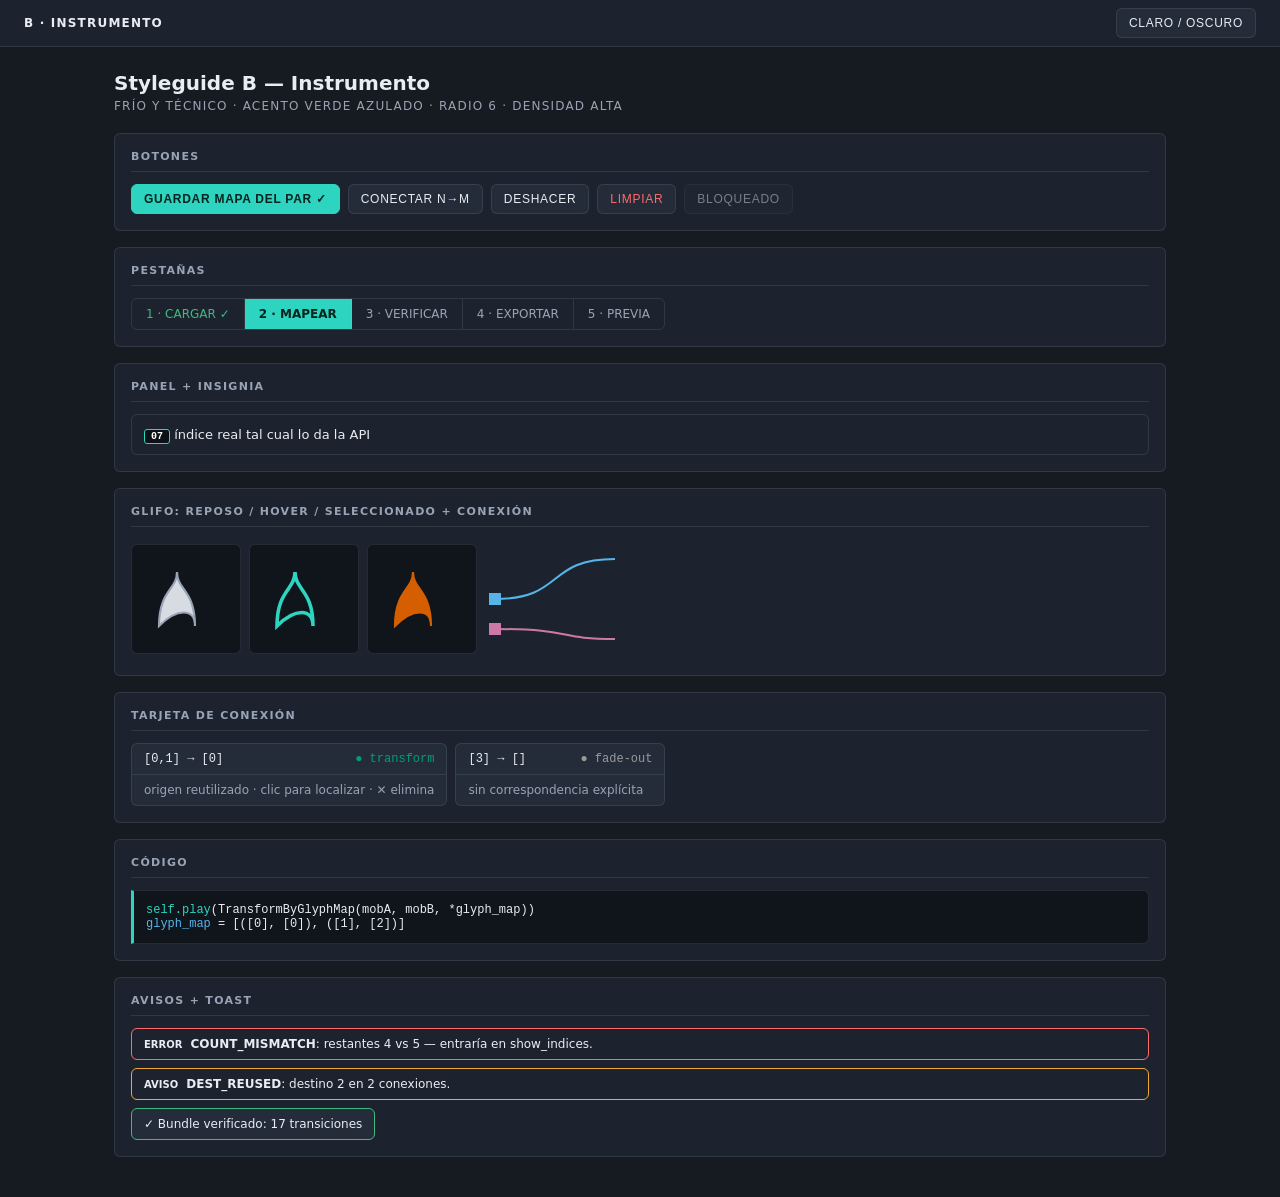
<file: web/static/styleguide-b.html>
<!DOCTYPE html>
<html lang="es" data-variant="b">
<head><meta charset="utf-8"><meta name="viewport" content="width=device-width,initial-scale=1">
<title>Styleguide B · Instrumento</title>
<style>
:root{--s1:4px;--s2:8px;--s3:12px;--s4:16px;--s5:20px;--s6:24px;--s8:32px;--r-sm:6px;--r-md:10px;--r-lg:14px;--r-pill:999px;
--font-ui:"Inter","Segoe UI",system-ui,sans-serif;--font-mono:"Cascadia Mono",Consolas,monospace;
--dur-1:120ms;--dur-2:200ms;--ease:cubic-bezier(.2,0,0,1);
--bg0:#161b22;--bg1:#1d232e;--bg2:#242c39;--line:rgba(180,200,220,.12);--ink:#e8edf3;--ink-dim:#98a4b5;
--accent:#2dd4bf;--accent-ink:#06231f;--glyph-fill:rgba(232,237,243,.92);
--c0:#e69f00;--c1:#56b4e9;--c2:#009e73;--c3:#f0e442;--c4:#0072b2;--c5:#d55e00;--c6:#cc79a7;--c7:#999999;--c8:#117733;--c9:#88ccee;
--err:#ff6b6b;--warn:#f0a832;--ok:#3fb97f}
html[data-theme=light]{--bg0:#f4f5f7;--bg1:#fff;--bg2:#eceff3;--line:rgba(20,30,50,.14);--ink:#17202e;--ink-dim:#5b6a7f;--accent:#0e7c6f;--accent-ink:#fff;--glyph-fill:rgba(23,32,46,.92)}
*{box-sizing:border-box}body{margin:0;background:var(--bg0);color:var(--ink);font-family:var(--font-ui);font-size:13px}
.wrap{max-width:1100px;margin:0 auto;padding:var(--s6) var(--s6)}
h1{font-size:20px;margin:0 0 var(--s1)}p.sub{color:var(--ink-dim);margin:0 0 var(--s5);font-size:12px;text-transform:uppercase;letter-spacing:.1em}
.sec{background:var(--bg1);border:1px solid var(--line);border-radius:var(--r-sm);padding:var(--s4);margin-bottom:var(--s4)}
.sec h2{font-size:11px;text-transform:uppercase;letter-spacing:.12em;color:var(--ink-dim);margin:0 0 var(--s3);border-bottom:1px solid var(--line);padding-bottom:var(--s2)}
.row{display:flex;gap:var(--s2);flex-wrap:wrap;align-items:center}
.btn{background:var(--bg2);border:1px solid var(--line);color:var(--ink);border-radius:var(--r-sm);padding:7px 12px;cursor:pointer;font-size:12px;text-transform:uppercase;letter-spacing:.06em;transition:all var(--dur-1) var(--ease)}
.btn:hover{border-color:var(--accent);color:var(--accent)}.btn.primary{background:var(--accent);border-color:var(--accent);color:var(--accent-ink);font-weight:700}
.btn.danger{color:var(--err)}.btn:disabled{opacity:.45}
.tabs{display:flex;gap:0;border:1px solid var(--line);border-radius:var(--r-sm);overflow:hidden;width:max-content}
.tab{padding:8px 14px;font-size:12px;color:var(--ink-dim);border-right:1px solid var(--line)}
.tab:last-child{border-right:0}.tab.on{background:var(--accent);color:var(--accent-ink);font-weight:700}.tab.done{color:var(--ok)}
.panel{background:var(--bg1);border:1px solid var(--line);border-radius:var(--r-sm);padding:var(--s3)}
.badge{font-family:var(--font-mono);font-size:10px;font-weight:700;background:#0b1116;color:#fff;border:1px solid var(--accent);border-radius:3px;padding:1px 6px}
svg.g{width:110px;height:110px;background:#10141b;border:1px solid var(--line);border-radius:var(--r-sm)}
html[data-theme=light] svg.g{background:#fff}
svg.g path{fill:var(--glyph-fill);stroke:var(--ink-dim);stroke-width:1.2;transition:all var(--dur-2) var(--ease)}
svg.g.hover path{fill:none;stroke:var(--accent);stroke-width:2}
svg.g.sel path{fill:var(--c5);stroke:var(--c5)}
.card-conn{border:1px solid var(--line);border-radius:var(--r-sm);background:var(--bg2);min-width:210px;font-size:12px}
.card-conn .hd{display:flex;justify-content:space-between;padding:var(--s2) var(--s3);border-bottom:1px solid var(--line);font-family:var(--font-mono)}
.card-conn .bd{padding:var(--s2) var(--s3);color:var(--ink-dim)}
.code{background:#10141b;border:1px solid var(--line);border-left:3px solid var(--accent);border-radius:0 var(--r-sm) var(--r-sm) 0;padding:var(--s3);font-family:var(--font-mono);font-size:12px;white-space:pre}
html[data-theme=light] .code{background:#fff}
.code .k{color:var(--accent)}.code .n{color:var(--c1)}
.note{border-radius:var(--r-sm);padding:var(--s2) var(--s3);border:1px solid;margin-bottom:var(--s2);font-size:12px}
.note.err{border-color:var(--err)}.note.warn{border-color:var(--warn)}.note .lv{font-weight:700;font-size:10px;margin-right:8px}
.toast{background:var(--bg2);border:1px solid var(--ok);border-radius:var(--r-sm);padding:var(--s2) var(--s3);font-size:12px;display:inline-block}
.top{position:sticky;top:0;display:flex;gap:var(--s3);align-items:center;justify-content:space-between;padding:var(--s2) var(--s6);background:var(--bg1);border-bottom:1px solid var(--line);font-size:12px;text-transform:uppercase;letter-spacing:.1em}
.connline{stroke-width:2;fill:none}
</style></head>
<body>
<div class="top"><b>B · Instrumento</b><button class="btn" onclick="document.documentElement.dataset.theme=document.documentElement.dataset.theme==='light'?'':'light'">claro / oscuro</button></div>
<div class="wrap">
<h1>Styleguide B — Instrumento</h1>
<p class="sub">Frío y técnico · acento verde azulado · radio 6 · densidad alta</p>
<div class="sec"><h2>Botones</h2><div class="row">
<button class="btn primary">Guardar mapa del par ✓</button><button class="btn">Conectar N→M</button>
<button class="btn">Deshacer</button><button class="btn danger">Limpiar</button><button class="btn" disabled>Bloqueado</button></div></div>
<div class="sec"><h2>Pestañas</h2><div class="tabs"><span class="tab done">1 · CARGAR ✓</span><span class="tab on">2 · MAPEAR</span><span class="tab">3 · VERIFICAR</span><span class="tab">4 · EXPORTAR</span><span class="tab">5 · PREVIA</span></div></div>
<div class="sec"><h2>Panel + insignia</h2><div class="panel"><span class="badge">07</span> índice real tal cual lo da la API</div></div>
<div class="sec"><h2>Glifo: reposo / hover / seleccionado + conexión</h2><div class="row">
<svg class="g" viewBox="0 0 60 60"><path d="M15,45 C15,25 25,25 25,15 C25,25 35,25 35,45 C35,35 25,35 15,45 Z"/></svg>
<svg class="g hover" viewBox="0 0 60 60"><path d="M15,45 C15,25 25,25 25,15 C25,25 35,25 35,45 C35,35 25,35 15,45 Z"/></svg>
<svg class="g sel" viewBox="0 0 60 60"><path d="M15,45 C15,25 25,25 25,15 C25,25 35,25 35,45 C35,35 25,35 15,45 Z"/></svg>
<svg width="260" height="120" viewBox="0 0 260 120"><path class="connline" stroke="#56b4e9" d="M10,60 C80,60 60,20 130,20"/><path class="connline" stroke="#cc79a7" d="M10,90 C90,90 70,100 130,100"/><rect x="4" y="54" width="12" height="12" fill="#56b4e9"/><rect x="4" y="84" width="12" height="12" fill="#cc79a7"/></svg>
</div></div>
<div class="sec"><h2>Tarjeta de conexión</h2><div class="row">
<div class="card-conn"><div class="hd"><span>[0,1] → [0]</span><span style="color:#009e73">● transform</span></div><div class="bd">origen reutilizado · clic para localizar · ✕ elimina</div></div>
<div class="card-conn"><div class="hd"><span>[3] → []</span><span style="color:#999999">● fade-out</span></div><div class="bd">sin correspondencia explícita</div></div></div></div>
<div class="sec"><h2>Código</h2><div class="code"><span class="k">self.play</span>(TransformByGlyphMap(mobA, mobB, *glyph_map))
<span class="n">glyph_map</span> = [([0], [0]), ([1], [2])]</div></div>
<div class="sec"><h2>Avisos + toast</h2>
<div class="note err"><span class="lv">ERROR</span><b>COUNT_MISMATCH</b>: restantes 4 vs 5 — entraría en show_indices.</div>
<div class="note warn"><span class="lv">AVISO</span><b>DEST_REUSED</b>: destino 2 en 2 conexiones.</div>
<span class="toast">✓ Bundle verificado: 17 transiciones</span></div>
</div></body></html>
</file>
